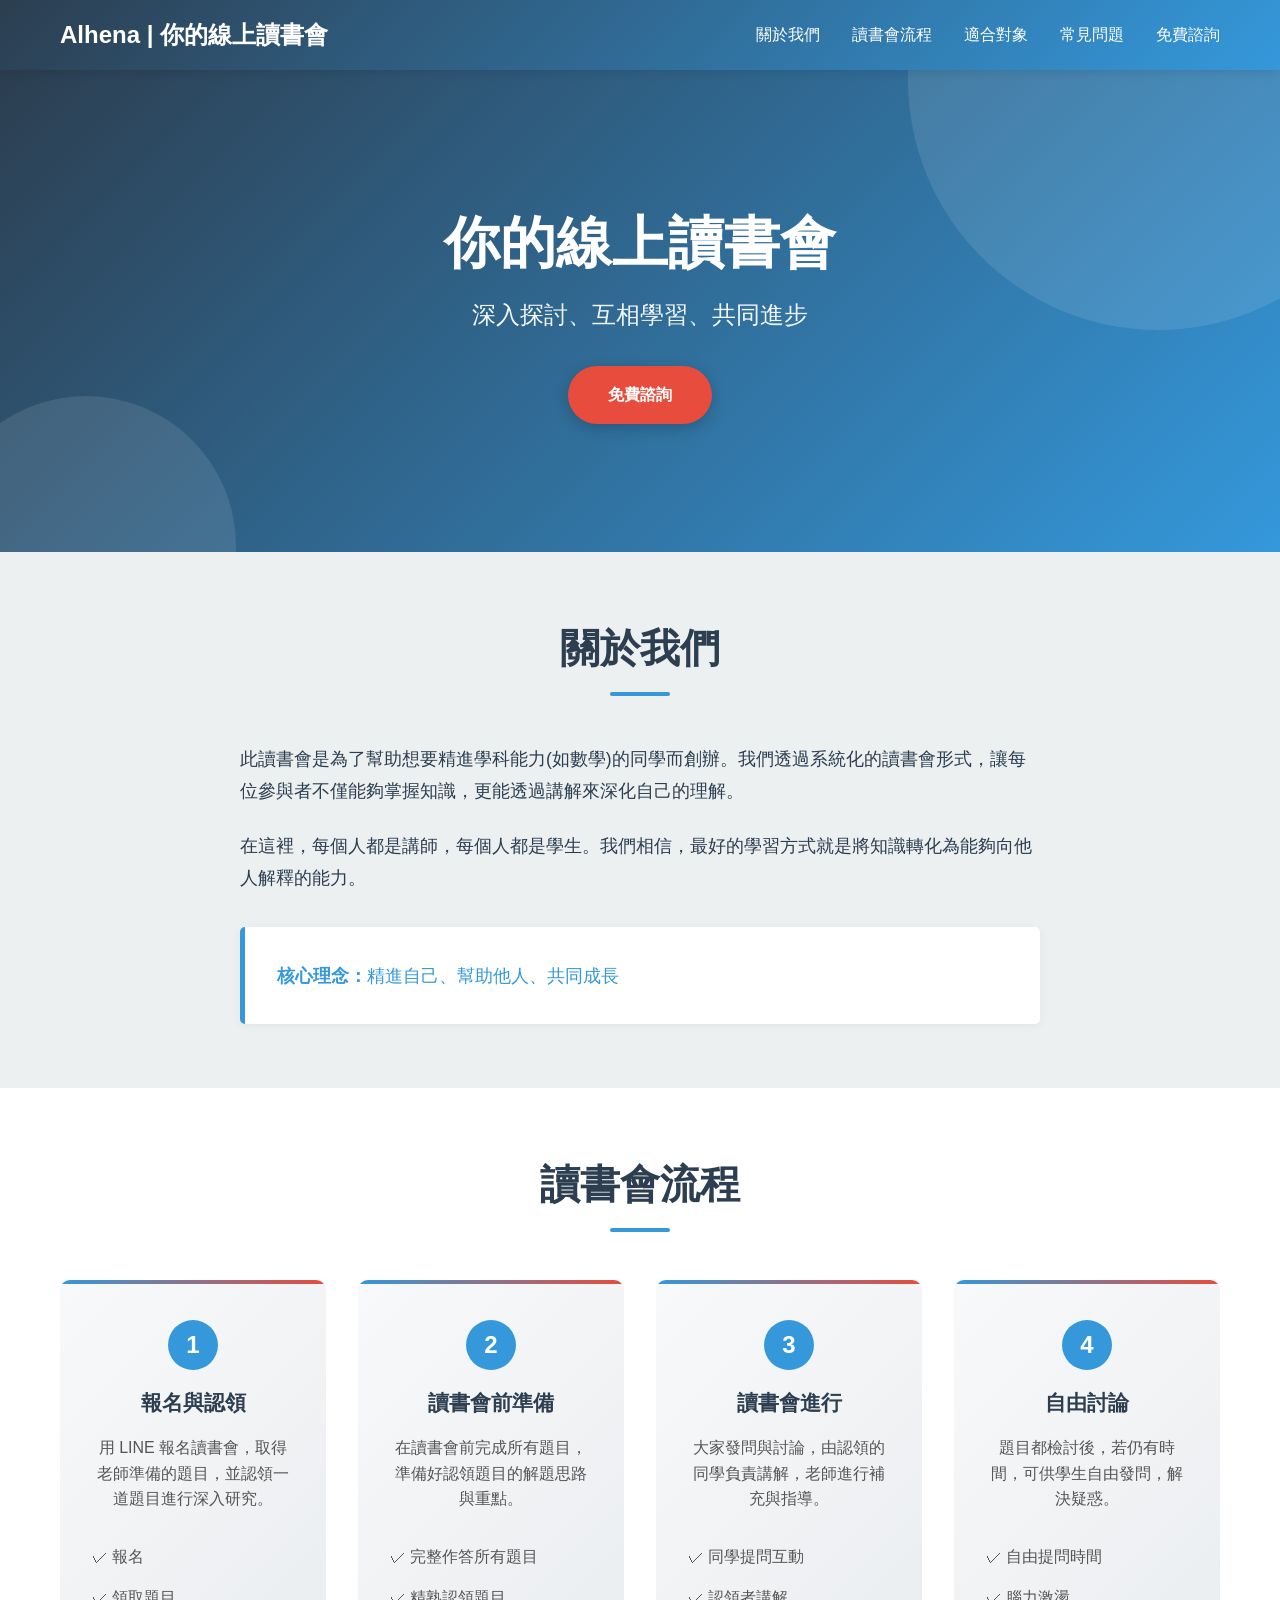
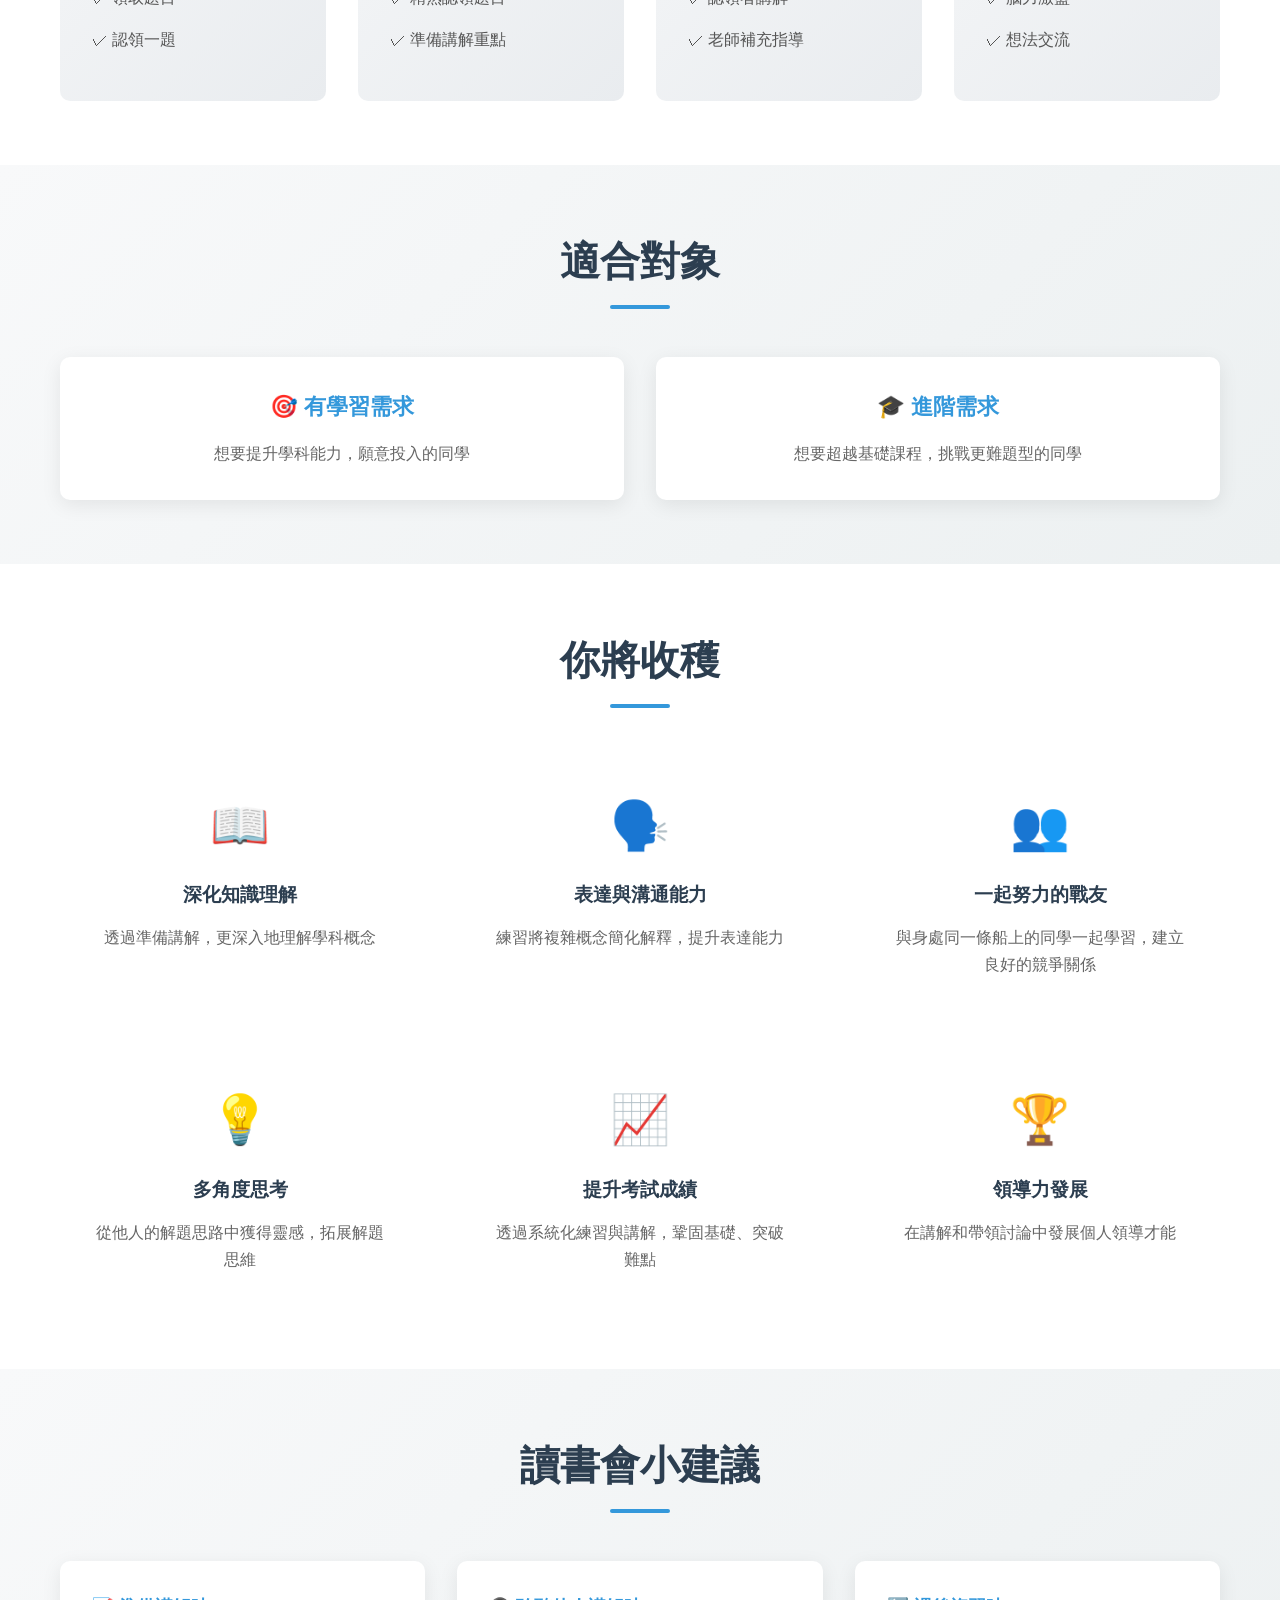
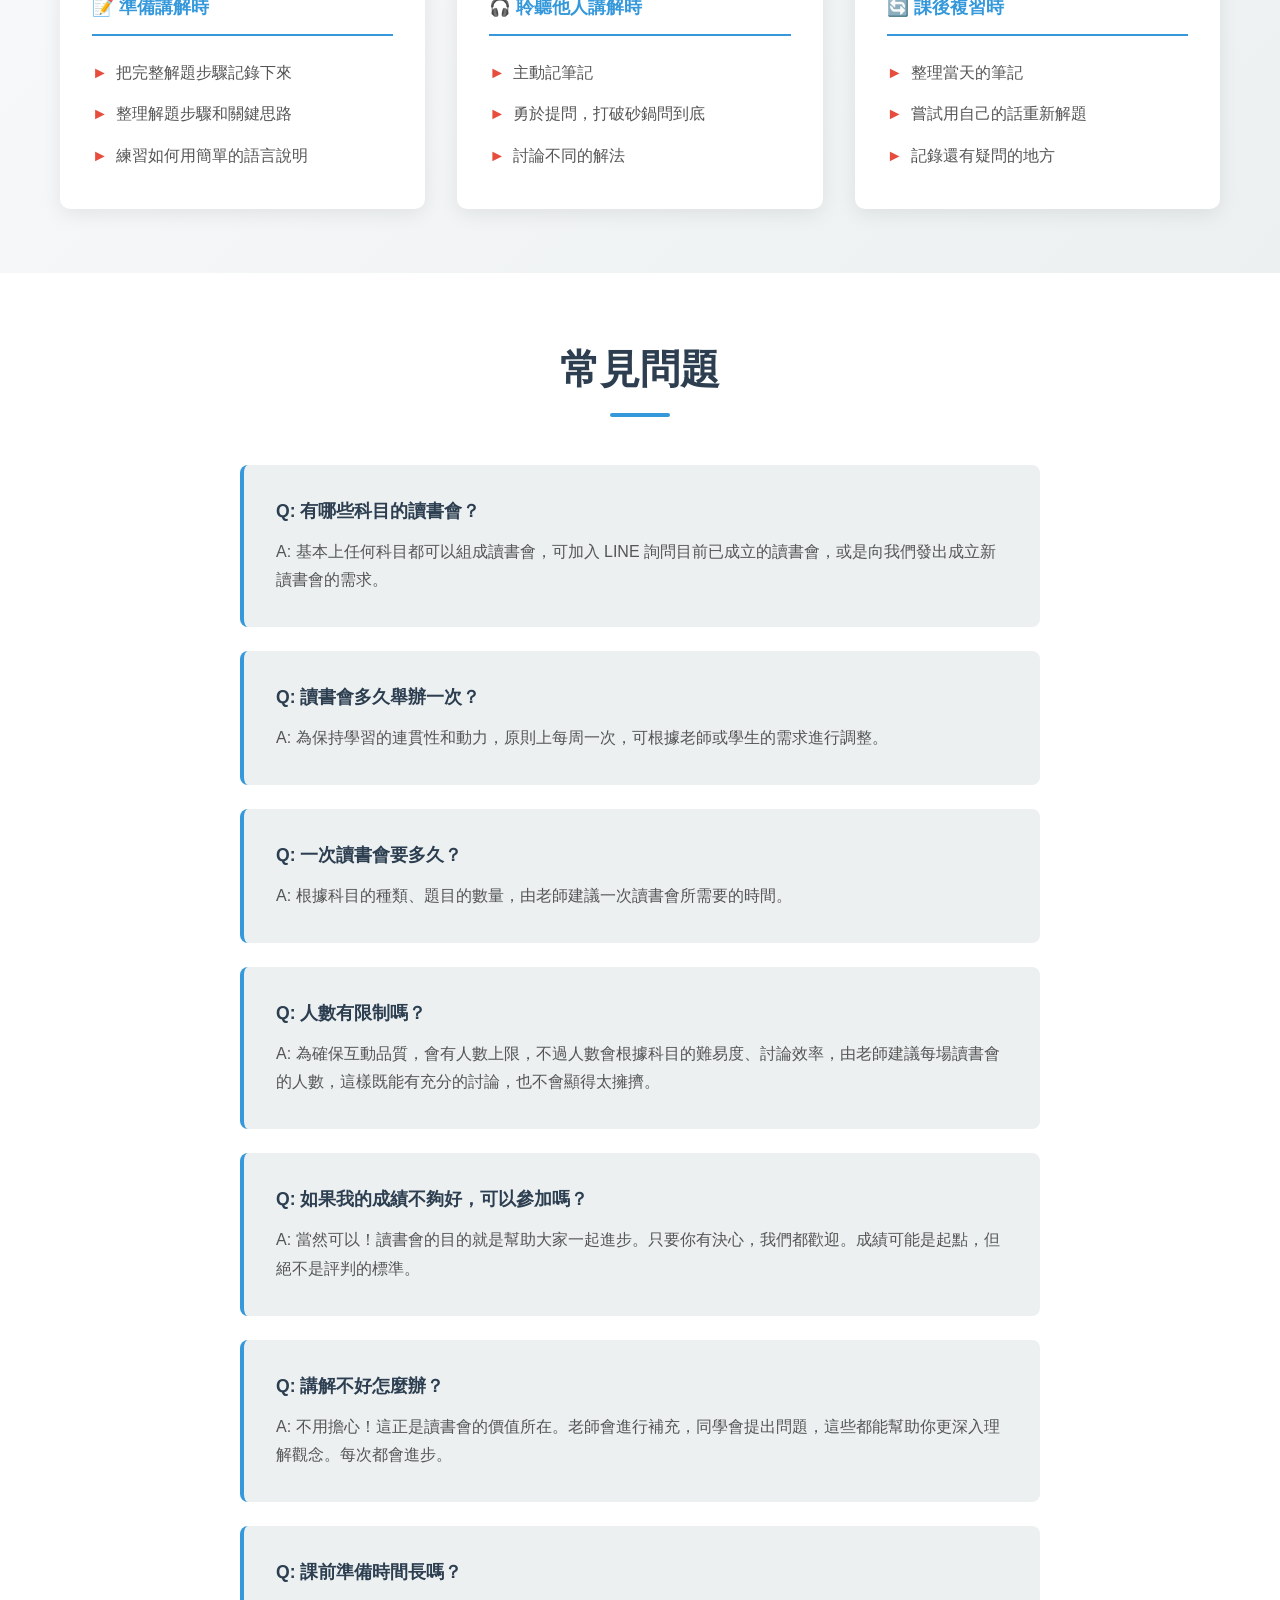
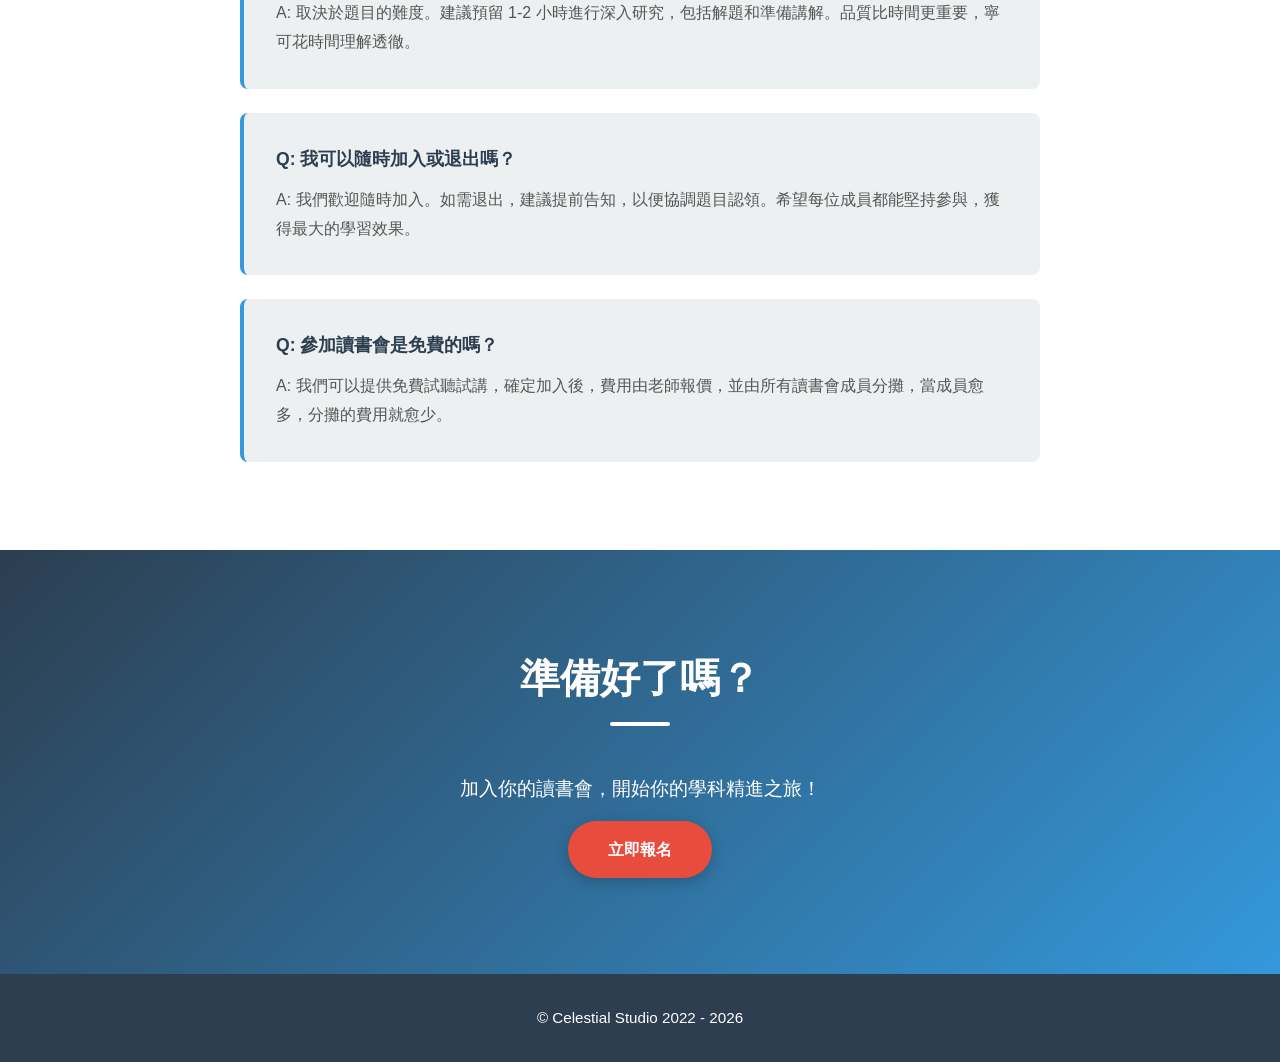
<file: index.html>
<!DOCTYPE html>
<html lang="zh-TW">

<head>
    <meta charset="UTF-8">
    <meta name="viewport" content="width=device-width, initial-scale=1.0">
    <title>Alhena | 你的線上讀書會</title>
    <meta name="description" content="線上讀書會｜提供所有科目，系統化練習與同儕講解，協助學生深化數學理解、提升解題與表達能力。報名、領卷、認領題目、課前準備、到會上講解並討論。歡迎有心提升的同學加入。">
    <meta name="keywords" content="讀書會, 線上讀書會, 練習, 題目, 解題講解, 學習社群">
    <meta name="robots" content="index, follow">
    <link rel="canonical" href="https://r3399r.github.io/alhena/">
    <!-- Favicon -->
    <link rel="icon" href="favicon.png" type="image/png">
    <link rel="apple-touch-icon" sizes="180x180" href="favicon.png">
    <link rel="shortcut icon" href="favicon.png">
    <!-- Open Graph / Facebook -->
    <meta property="og:title" content="Alhena | 你的線上讀書會">
    <meta property="og:description" content="系統化練習與講解：提升各科能力、加強解題與表達。立即報名並認領題目，一起進步！">
    <meta property="og:type" content="website">
    <meta property="og:url" content="https://r3399r.github.io/alhena/">
    <meta property="og:image" content="favicon.png">
    <meta property="og:locale" content="zh_TW">
    <!-- Twitter -->
    <meta name="twitter:card" content="summary_large_image">
    <meta name="twitter:title" content="Alhena | 你的線上讀書會">
    <meta name="twitter:description" content="系統化練習與講解：提升各科能力、加強解題與表達。立即報名並認領題目，一起進步！">
    <meta name="twitter:image" content="favicon.png">
    <meta name="theme-color" content="#2c3e50">
    <link rel="stylesheet" href="styles.css">
    <!-- Structured data (JSON-LD): EducationalOrganization + sample Event -->
    <script type="application/ld+json">
        {
            "@context": "https://schema.org",
            "@graph": [
                {
                    "@type": "EducationalOrganization",
                    "name": "Alhena | 你的線上讀書會",
                    "url": "https://r3399r.github.io/alhena/",
                    "description": "線上讀書會｜提供所有科目，系統化練習與同儕講解，協助學生深化數學理解、提升解題與表達能力。報名、領卷、認領題目、課前準備、到會上講解並討論。歡迎有心提升的同學加入。"
                }
            ]
        }
        </script>
</head>

<body>
    <!-- Navigation Bar -->
    <nav class="navbar">
        <div class="container">
            <div class="logo">Alhena | 你的線上讀書會</div>
            <ul class="nav-links">
                <li><a href="#about">關於我們</a></li>
                <li><a href="#process">讀書會流程</a></li>
                <li><a href="#benefits">適合對象</a></li>
                <li><a href="#faq">常見問題</a></li>
                <li><a href="https://lin.ee/Bxgey9wx" class="nav-signup" target="_blank">免費諮詢</a></li>
            </ul>
        </div>
    </nav>

    <!-- Hero Section -->
    <section class="hero">
        <div class="hero-content">
            <h1>你的線上讀書會</h1>
            <p>深入探討、互相學習、共同進步</p>
            <a href="https://lin.ee/Bxgey9wx" class="cta-button">免費諮詢</a>
        </div>
    </section>

    <!-- About Section -->
    <section id="about" class="about">
        <div class="container">
            <h2>關於我們</h2>
            <div class="about-content">
                <p>
                    此讀書會是為了幫助想要精進學科能力(如數學)的同學而創辦。我們透過系統化的讀書會形式，讓每位參與者不僅能夠掌握知識，更能透過講解來深化自己的理解。
                </p>
                <p>
                    在這裡，每個人都是講師，每個人都是學生。我們相信，最好的學習方式就是將知識轉化為能夠向他人解釋的能力。
                </p>
                <div class="highlight-box">
                    <p><strong>核心理念：</strong>精進自己、幫助他人、共同成長</p>
                </div>
            </div>
        </div>
    </section>

    <!-- Process Section -->
    <section id="process" class="process">
        <div class="container">
            <h2>讀書會流程</h2>
            <div class="process-steps">
                <div class="step">
                    <div class="step-number">1</div>
                    <h3>報名與認領</h3>
                    <p>用 LINE 報名讀書會，取得老師準備的題目，並認領一道題目進行深入研究。</p>
                    <ul class="step-details">
                        <li>✓ 報名</li>
                        <li>✓ 領取題目</li>
                        <li>✓ 認領一題</li>
                    </ul>
                </div>

                <div class="step">
                    <div class="step-number">2</div>
                    <h3>讀書會前準備</h3>
                    <p>在讀書會前完成所有題目，準備好認領題目的解題思路與重點。</p>
                    <ul class="step-details">
                        <li>✓ 完整作答所有題目</li>
                        <li>✓ 精熟認領題目</li>
                        <li>✓ 準備講解重點</li>
                    </ul>
                </div>

                <div class="step">
                    <div class="step-number">3</div>
                    <h3>讀書會進行</h3>
                    <p>大家發問與討論，由認領的同學負責講解，老師進行補充與指導。</p>
                    <ul class="step-details">
                        <li>✓ 同學提問互動</li>
                        <li>✓ 認領者講解</li>
                        <li>✓ 老師補充指導</li>
                    </ul>
                </div>

                <div class="step">
                    <div class="step-number">4</div>
                    <h3>自由討論</h3>
                    <p>題目都檢討後，若仍有時間，可供學生自由發問，解決疑惑。</p>
                    <ul class="step-details">
                        <li>✓ 自由提問時間</li>
                        <li>✓ 腦力激盪</li>
                        <li>✓ 想法交流</li>
                    </ul>
                </div>
            </div>
        </div>
    </section>

    <!-- Benefits Section -->
    <section id="benefits" class="benefits">
        <div class="container">
            <h2>適合對象</h2>
            <div class="benefits-grid">
                <div class="benefit-card">
                    <h3>🎯 有學習需求</h3>
                    <p>想要提升學科能力，願意投入的同學</p>
                </div>
                <div class="benefit-card">
                    <h3>🎓 進階需求</h3>
                    <p>想要超越基礎課程，挑戰更難題型的同學</p>
                </div>
            </div>
        </div>
    </section>

    <!-- What You'll Gain Section -->
    <section class="gains">
        <div class="container">
            <h2>你將收穫</h2>
            <div class="gains-content">
                <div class="gain-item">
                    <div class="gain-icon">📖</div>
                    <h3>深化知識理解</h3>
                    <p>透過準備講解，更深入地理解學科概念</p>
                </div>
                <div class="gain-item">
                    <div class="gain-icon">🗣️</div>
                    <h3>表達與溝通能力</h3>
                    <p>練習將複雜概念簡化解釋，提升表達能力</p>
                </div>
                <div class="gain-item">
                    <div class="gain-icon">👥</div>
                    <h3>一起努力的戰友</h3>
                    <p>與身處同一條船上的同學一起學習，建立良好的競爭關係</p>
                </div>
                <div class="gain-item">
                    <div class="gain-icon">💡</div>
                    <h3>多角度思考</h3>
                    <p>從他人的解題思路中獲得靈感，拓展解題思維</p>
                </div>
                <div class="gain-item">
                    <div class="gain-icon">📈</div>
                    <h3>提升考試成績</h3>
                    <p>透過系統化練習與講解，鞏固基礎、突破難點</p>
                </div>
                <div class="gain-item">
                    <div class="gain-icon">🏆</div>
                    <h3>領導力發展</h3>
                    <p>在講解和帶領討論中發展個人領導才能</p>
                </div>
            </div>
        </div>
    </section>

    <!-- Study Tips Section -->
    <section class="study-tips">
        <div class="container">
            <h2>讀書會小建議</h2>
            <div class="tips-grid">
                <div class="tip-box">
                    <h4>📝 準備講解時</h4>
                    <ul>
                        <li>把完整解題步驟記錄下來</li>
                        <li>整理解題步驟和關鍵思路</li>
                        <li>練習如何用簡單的語言說明</li>
                    </ul>
                </div>
                <div class="tip-box">
                    <h4>🎧 聆聽他人講解時</h4>
                    <ul>
                        <li>主動記筆記</li>
                        <li>勇於提問，打破砂鍋問到底</li>
                        <li>討論不同的解法</li>
                    </ul>
                </div>
                <div class="tip-box">
                    <h4>🔄 課後複習時</h4>
                    <ul>
                        <li>整理當天的筆記</li>
                        <li>嘗試用自己的話重新解題</li>
                        <li>記錄還有疑問的地方</li>
                    </ul>
                </div>
            </div>
        </div>
    </section>

    <!-- FAQ Section -->
    <section id="faq" class="faq">
        <div class="container">
            <h2>常見問題</h2>
            <div class="faq-content">
                <div class="faq-item">
                    <h3>Q: 有哪些科目的讀書會？</h3>
                    <p>A: 基本上任何科目都可以組成讀書會，可加入 LINE 詢問目前已成立的讀書會，或是向我們發出成立新讀書會的需求。</p>
                </div>
                <div class="faq-item">
                    <h3>Q: 讀書會多久舉辦一次？</h3>
                    <p>A: 為保持學習的連貫性和動力，原則上每周一次，可根據老師或學生的需求進行調整。</p>
                </div>
                <div class="faq-item">
                    <h3>Q: 一次讀書會要多久？</h3>
                    <p>A: 根據科目的種類、題目的數量，由老師建議一次讀書會所需要的時間。</p>
                </div>
                <div class="faq-item">
                    <h3>Q: 人數有限制嗎？</h3>
                    <p>A: 為確保互動品質，會有人數上限，不過人數會根據科目的難易度、討論效率，由老師建議每場讀書會的人數，這樣既能有充分的討論，也不會顯得太擁擠。</p>
                </div>
                <div class="faq-item">
                    <h3>Q: 如果我的成績不夠好，可以參加嗎？</h3>
                    <p>A: 當然可以！讀書會的目的就是幫助大家一起進步。只要你有決心，我們都歡迎。成績可能是起點，但絕不是評判的標準。</p>
                </div>
                <div class="faq-item">
                    <h3>Q: 講解不好怎麼辦？</h3>
                    <p>A: 不用擔心！這正是讀書會的價值所在。老師會進行補充，同學會提出問題，這些都能幫助你更深入理解觀念。每次都會進步。</p>
                </div>
                <div class="faq-item">
                    <h3>Q: 課前準備時間長嗎？</h3>
                    <p>A: 取決於題目的難度。建議預留 1-2 小時進行深入研究，包括解題和準備講解。品質比時間更重要，寧可花時間理解透徹。</p>
                </div>
                <div class="faq-item">
                    <h3>Q: 我可以隨時加入或退出嗎？</h3>
                    <p>A: 我們歡迎隨時加入。如需退出，建議提前告知，以便協調題目認領。希望每位成員都能堅持參與，獲得最大的學習效果。</p>
                </div>
                <div class="faq-item">
                    <h3>Q: 參加讀書會是免費的嗎？</h3>
                    <p>A: 我們可以提供免費試聽試講，確定加入後，費用由老師報價，並由所有讀書會成員分攤，當成員愈多，分攤的費用就愈少。</p>
                </div>
            </div>
        </div>
    </section>

    <!-- Contact Section -->
    <section class="contact">
        <div class="container">
            <h2>準備好了嗎？</h2>
            <p>加入你的讀書會，開始你的學科精進之旅！</p>
            <a href="https://lin.ee/Bxgey9wx" class="cta-button" target="_blank">立即報名</a>
        </div>
    </section>

    <!-- Footer -->
    <footer class="footer">
        <div class="container">
            <p>&copy; Celestial Studio 2022 - <span id="year"></span></p>
        </div>
    </footer>

    <script>
        document.getElementById('year').textContent = new Date().getFullYear();
    </script>
</body>

</html>
</file>
<file: styles.css>
* {
    margin: 0;
    padding: 0;
    box-sizing: border-box;
}

:root {
    --primary-color: #2c3e50;
    --secondary-color: #3498db;
    --accent-color: #e74c3c;
    --light-color: #ecf0f1;
    --text-color: #2c3e50;
    --border-color: #bdc3c7;
    --success-color: #27ae60;
}

body {
    font-family: 'Segoe UI', Tahoma, Geneva, Verdana, sans-serif;
    line-height: 1.6;
    color: var(--text-color);
    background-color: #ffffff;
}

.container {
    max-width: 1200px;
    margin: 0 auto;
    padding: 0 20px;
}

/* Navigation Bar */
.navbar {
    background: linear-gradient(135deg, var(--primary-color) 0%, var(--secondary-color) 100%);
    padding: 1rem 0;
    position: sticky;
    top: 0;
    z-index: 100;
    box-shadow: 0 2px 10px rgba(0, 0, 0, 0.1);
}

.navbar .container {
    display: flex;
    justify-content: space-between;
    align-items: center;
}

.logo {
    font-size: 1.5rem;
    font-weight: bold;
    color: white;
}

.nav-links {
    display: flex;
    list-style: none;
    gap: 2rem;
}

.nav-links a {
    color: white;
    text-decoration: none;
    transition: opacity 0.3s;
}

.nav-links a:hover {
    opacity: 0.8;
}

/* Hero Section */
.hero {
    background: linear-gradient(135deg, var(--primary-color) 0%, var(--secondary-color) 100%);
    color: white;
    padding: 8rem 2rem;
    text-align: center;
    position: relative;
    overflow: hidden;
}

.hero::before {
    content: '';
    position: absolute;
    top: -50%;
    right: -10%;
    width: 500px;
    height: 500px;
    background: rgba(255, 255, 255, 0.1);
    border-radius: 50%;
}

.hero::after {
    content: '';
    position: absolute;
    bottom: -30%;
    left: -5%;
    width: 300px;
    height: 300px;
    background: rgba(255, 255, 255, 0.1);
    border-radius: 50%;
}

.hero-content {
    position: relative;
    z-index: 1;
}

.hero h1 {
    font-size: 3.5rem;
    margin-bottom: 0.5rem;
    font-weight: 700;
}

.hero p {
    font-size: 1.5rem;
    margin-bottom: 2rem;
    opacity: 0.95;
}

.cta-button {
    display: inline-block;
    padding: 1rem 2.5rem;
    background-color: var(--accent-color);
    color: white;
    text-decoration: none;
    border-radius: 50px;
    font-weight: bold;
    transition: all 0.3s;
    box-shadow: 0 4px 15px rgba(0, 0, 0, 0.2);
}

.cta-button:hover {
    background-color: #c0392b;
    transform: translateY(-3px);
    box-shadow: 0 6px 20px rgba(0, 0, 0, 0.3);
}

/* Section Styling */
section {
    padding: 4rem 2rem;
}

section h2 {
    font-size: 2.5rem;
    text-align: center;
    margin-bottom: 3rem;
    color: var(--primary-color);
    position: relative;
    padding-bottom: 1rem;
}

section h2::after {
    content: '';
    position: absolute;
    bottom: 0;
    left: 50%;
    transform: translateX(-50%);
    width: 60px;
    height: 4px;
    background: var(--secondary-color);
    border-radius: 2px;
}

/* About Section */
.about {
    background-color: var(--light-color);
}

.about-content {
    max-width: 800px;
    margin: 0 auto;
}

.about-content p {
    font-size: 1.1rem;
    margin-bottom: 1.5rem;
    line-height: 1.8;
}

.highlight-box {
    background: white;
    padding: 2rem;
    border-left: 5px solid var(--secondary-color);
    border-radius: 5px;
    margin-top: 2rem;
    box-shadow: 0 2px 10px rgba(0, 0, 0, 0.05);
}

.highlight-box p {
    margin: 0;
    font-size: 1.15rem;
    color: var(--secondary-color);
}

/* Process Section */
.process {
    background: white;
}

.process-steps {
    display: grid;
    grid-template-columns: repeat(auto-fit, minmax(260px, 1fr));
    gap: 2rem;
}

.step {
    background: linear-gradient(135deg, #f8f9fa 0%, #e9ecef 100%);
    padding: 2.5rem 2rem;
    border-radius: 10px;
    text-align: center;
    transition: all 0.3s;
    position: relative;
    overflow: hidden;
}

.step::before {
    content: '';
    position: absolute;
    top: 0;
    left: 0;
    right: 0;
    height: 4px;
    background: linear-gradient(90deg, var(--secondary-color), var(--accent-color));
}

.step:hover {
    transform: translateY(-10px);
    box-shadow: 0 10px 30px rgba(0, 0, 0, 0.1);
}

.step-number {
    display: inline-flex;
    align-items: center;
    justify-content: center;
    width: 50px;
    height: 50px;
    background: var(--secondary-color);
    color: white;
    border-radius: 50%;
    font-size: 1.5rem;
    font-weight: bold;
    margin-bottom: 1rem;
}

.step h3 {
    font-size: 1.3rem;
    margin-bottom: 1rem;
    color: var(--primary-color);
}

.step p {
    margin-bottom: 1.5rem;
    color: #555;
}

.step-details {
    list-style: none;
    text-align: left;
}

.step-details li {
    padding: 0.5rem 0;
    color: #555;
}

/* Benefits Section */
.benefits {
    background: linear-gradient(135deg, #f8f9fa 0%, var(--light-color) 100%);
}

.benefits-grid {
    display: grid;
    grid-template-columns: repeat(auto-fit, minmax(300px, 1fr));
    gap: 2rem;
}

.benefit-card {
    background: white;
    padding: 2rem;
    border-radius: 10px;
    text-align: center;
    box-shadow: 0 5px 20px rgba(0, 0, 0, 0.08);
    transition: all 0.3s;
}

.benefit-card:hover {
    transform: scale(1.05);
    box-shadow: 0 10px 35px rgba(0, 0, 0, 0.15);
}

.benefit-card h3 {
    font-size: 1.4rem;
    margin-bottom: 1rem;
    color: var(--secondary-color);
}

.benefit-card p {
    color: #666;
    line-height: 1.7;
}

/* What You'll Gain Section */
.gains {
    background: white;
}

.gains-content {
    display: grid;
    grid-template-columns: repeat(auto-fit, minmax(280px, 1fr));
    gap: 2.5rem;
}

.gain-item {
    text-align: center;
    padding: 2rem;
}

.gain-icon {
    font-size: 3rem;
    margin-bottom: 1rem;
    display: block;
}

.gain-item h3 {
    font-size: 1.2rem;
    margin-bottom: 0.8rem;
    color: var(--primary-color);
}

.gain-item p {
    color: #666;
    line-height: 1.7;
}

/* Study Tips Section */
.study-tips {
    background: linear-gradient(135deg, #f8f9fa 0%, var(--light-color) 100%);
}

.tips-grid {
    display: grid;
    grid-template-columns: repeat(auto-fit, minmax(280px, 1fr));
    gap: 2rem;
}

.tip-box {
    background: white;
    padding: 2rem;
    border-radius: 10px;
    box-shadow: 0 5px 20px rgba(0, 0, 0, 0.08);
}

.tip-box h4 {
    font-size: 1.1rem;
    margin-bottom: 1rem;
    color: var(--secondary-color);
    border-bottom: 2px solid var(--secondary-color);
    padding-bottom: 0.8rem;
}

.tip-box ul {
    list-style: none;
}

.tip-box li {
    padding: 0.5rem 0;
    color: #555;
    position: relative;
    padding-left: 1.5rem;
}

.tip-box li::before {
    content: '►';
    position: absolute;
    left: 0;
    color: var(--accent-color);
}

/* FAQ Section */
.faq {
    background: white;
}

.faq-content {
    max-width: 800px;
    margin: 0 auto;
}

.faq-item {
    background: var(--light-color);
    padding: 2rem;
    margin-bottom: 1.5rem;
    border-radius: 8px;
    border-left: 4px solid var(--secondary-color);
    transition: all 0.3s;
}

.faq-item:hover {
    box-shadow: 0 5px 15px rgba(0, 0, 0, 0.1);
}

.faq-item h3 {
    color: var(--primary-color);
    margin-bottom: 0.8rem;
    font-size: 1.1rem;
}

.faq-item p {
    color: #555;
    line-height: 1.8;
}

/* Contact Section */
.contact {
    background: linear-gradient(135deg, var(--primary-color) 0%, var(--secondary-color) 100%);
    color: white;
    text-align: center;
    padding: 6rem 2rem;
}

.contact h2 {
    color: white;
}

.contact h2::after {
    background-color: white;
}

.contact p {
    font-size: 1.2rem;
    margin-bottom: 1rem;
}

.contact-info {
    font-size: 1.1rem;
    opacity: 0.95;
}

/* Footer */
.footer {
    background-color: var(--primary-color);
    color: white;
    text-align: center;
    padding: 2rem;
    font-size: 0.95rem;
}

/* Responsive Design */
@media (max-width: 768px) {
    .nav-links {
        gap: 1rem;
        font-size: 0.9rem;
    }

    .hero h1 {
        font-size: 2rem;
    }

    .hero p {
        font-size: 1.1rem;
    }

    section h2 {
        font-size: 2rem;
    }

    .process-steps {
        grid-template-columns: 1fr;
    }

    .benefits-grid {
        grid-template-columns: 1fr;
    }

    .gains-content {
        grid-template-columns: 1fr;
    }

    .tips-grid {
        grid-template-columns: 1fr;
    }

    .hero {
        padding: 4rem 1rem;
    }

    section {
        padding: 3rem 1rem;
    }

    .contact {
        padding: 4rem 1rem;
    }
}

@media (max-width: 480px) {
    .navbar .container {
        flex-direction: column;
        gap: 1rem;
    }

    .logo {
        font-size: 1.2rem;
    }

    .nav-links {
        flex-direction: column;
        gap: 0.5rem;
        text-align: center;
    }

    .hero h1 {
        font-size: 1.5rem;
    }

    .hero p {
        font-size: 1rem;
    }

    .cta-button {
        padding: 0.8rem 1.5rem;
        font-size: 0.9rem;
    }

    section h2 {
        font-size: 1.5rem;
    }

    .step-number {
        width: 40px;
        height: 40px;
        font-size: 1.2rem;
    }
}

/* Animation */
@keyframes fadeInUp {
    from {
        opacity: 0;
        transform: translateY(20px);
    }
    to {
        opacity: 1;
        transform: translateY(0);
    }
}

section {
    animation: fadeInUp 0.6s ease-out;
}
</file>
